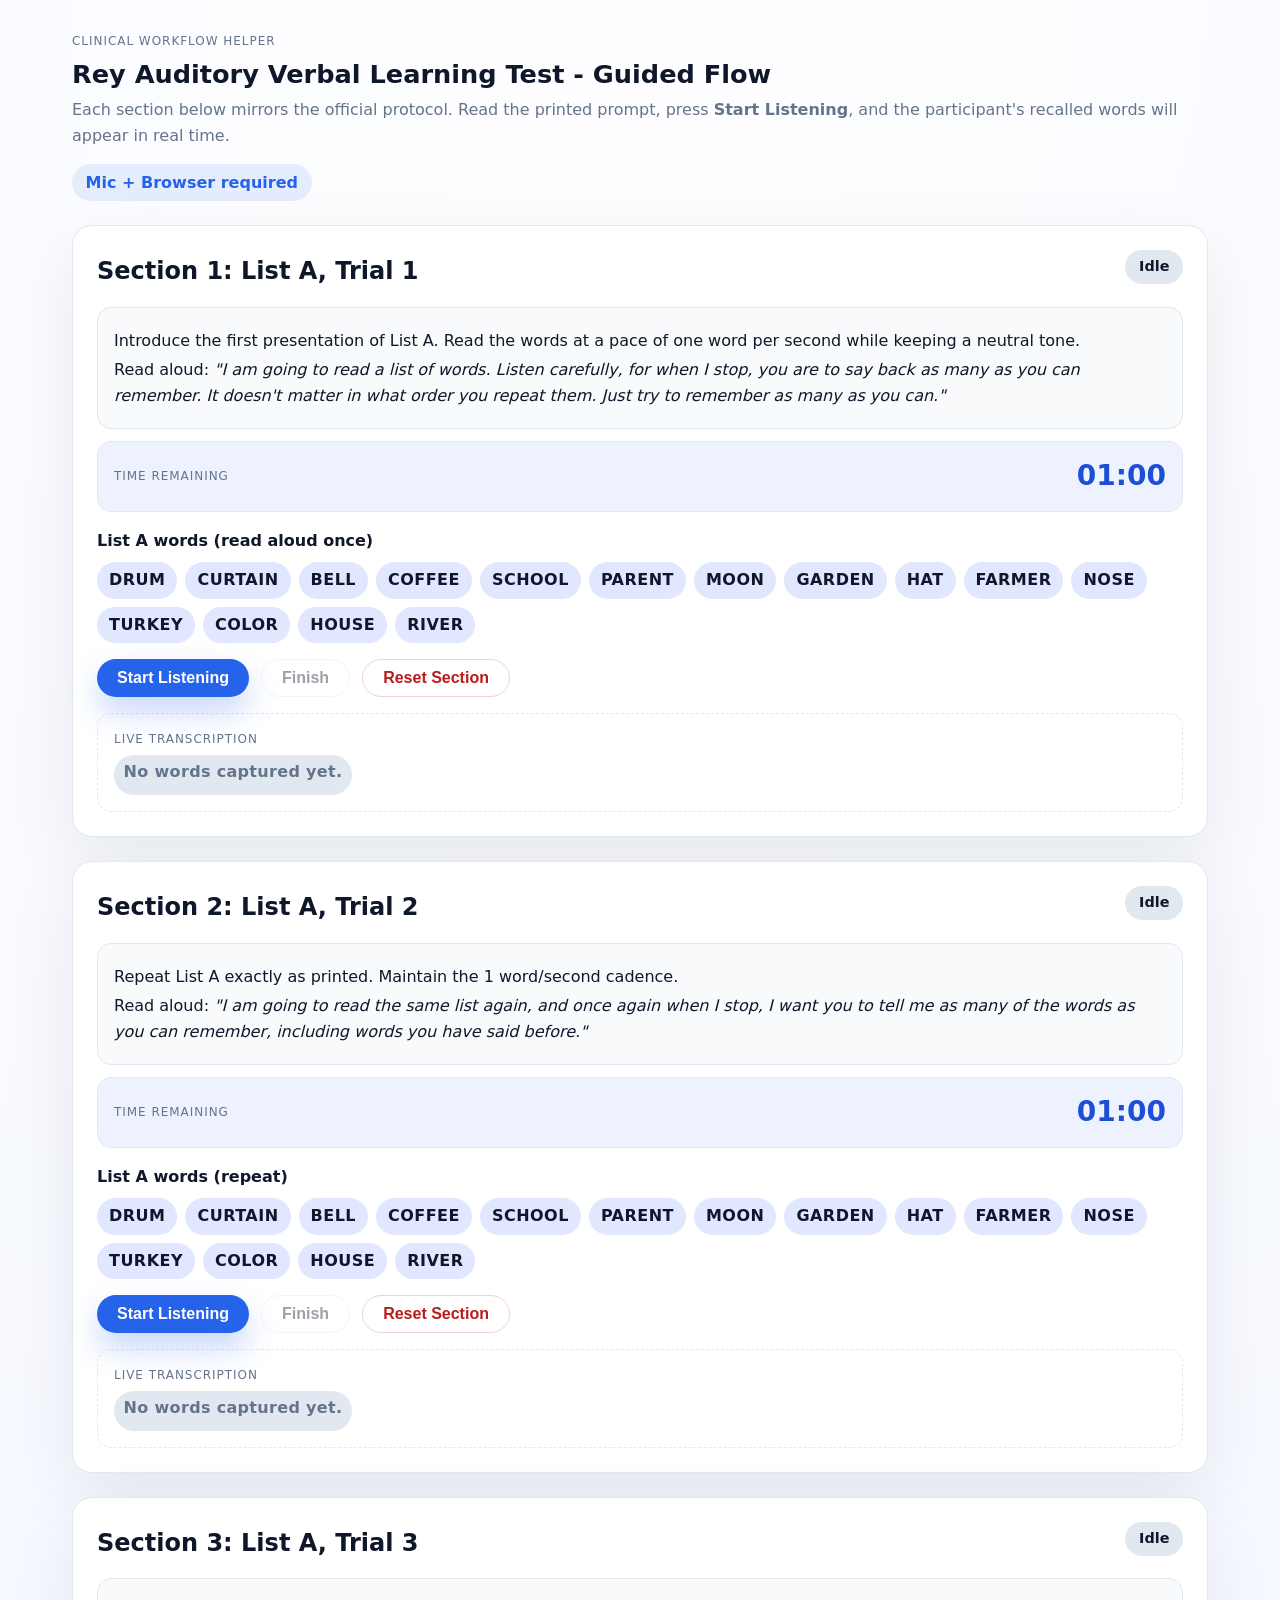
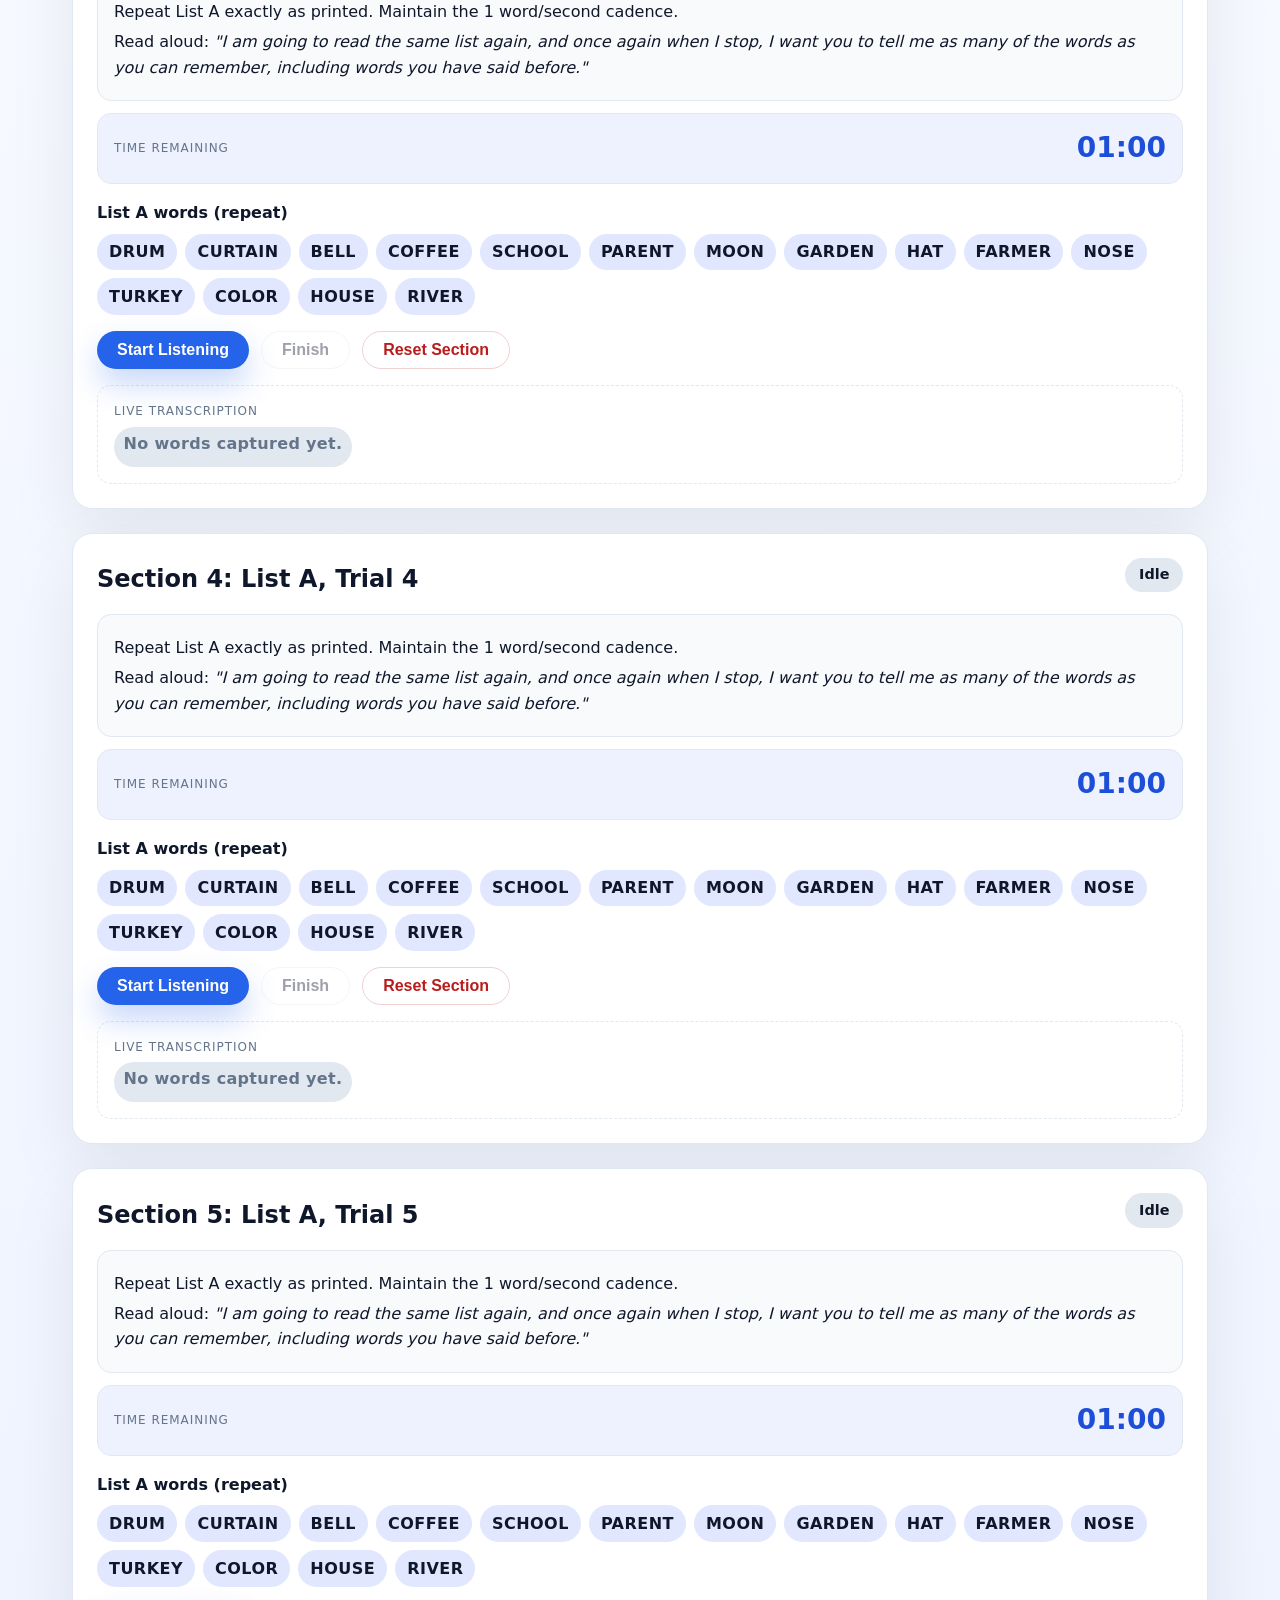
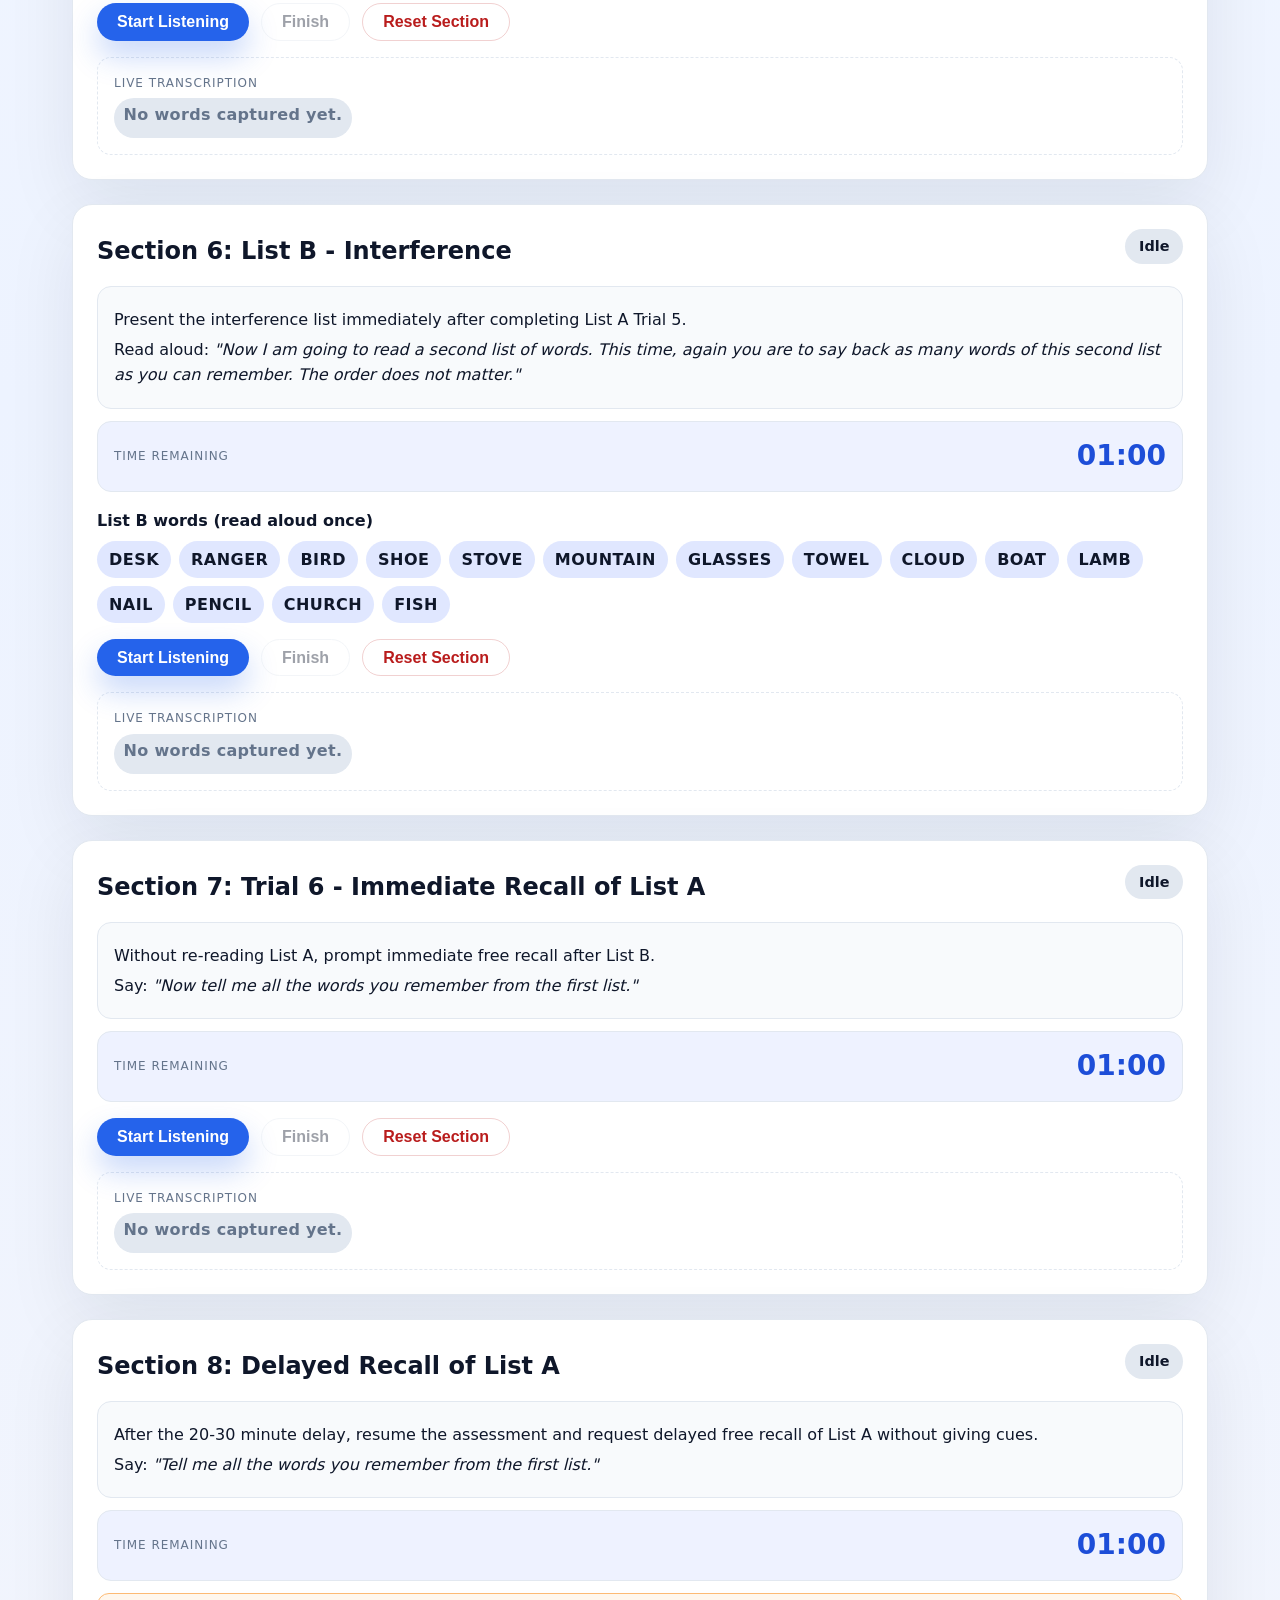
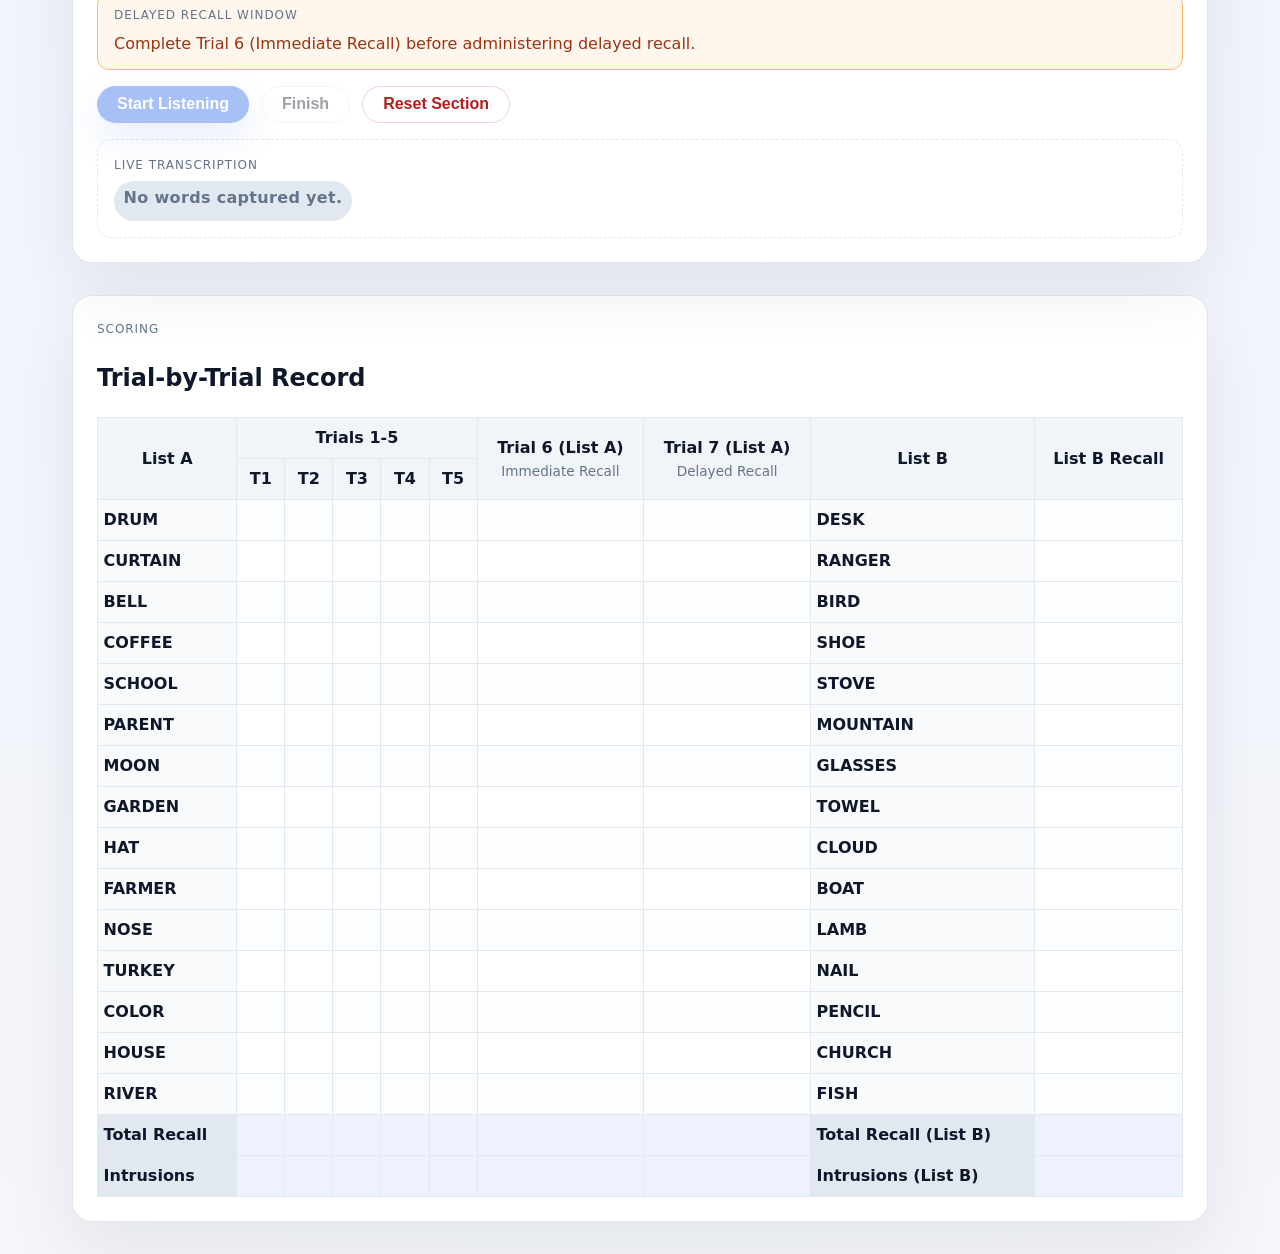
<file: index.html>
<!doctype html>
<html lang="en">
  <head>
    <meta charset="utf-8" />
    <meta name="viewport" content="width=device-width, initial-scale=1" />
    <title>Automated RAVLT Conductor</title>
    <link rel="stylesheet" href="styles.css" />
  </head>
  <body>
    <div class="app">
      <header>
        <div>
          <p class="eyebrow">Clinical workflow helper</p>
          <h1>Rey Auditory Verbal Learning Test - Guided Flow</h1>
          <p class="lede">Each section below mirrors the official protocol. Read the printed prompt, press <strong>Start Listening</strong>, and the participant's recalled words will appear in real time.</p>
        </div>
        <div class="meta">
          <span class="badge">Mic + Browser required</span>
        </div>
      </header>

      <div id="speech-warning" class="warning hidden">
        Your browser does not support the Web Speech API. The Start Listening buttons are disabled. Please use Chrome (desktop) for live capture.
      </div>

      <main id="stages" class="stage-grid"></main>

    <section class="stage-card scoring-panel" id="scoring-panel">
      <div class="panel-header">
        <div>
          <p class="eyebrow">Scoring</p>
          <h2>Trial-by-Trial Record</h2>
        </div>
      </div>
      <div class="scoring-table-wrapper">
        <table class="scoring-table">
          <thead>
            <tr>
              <th rowspan="2">List A</th>
              <th colspan="5">Trials 1-5</th>
              <th rowspan="2">Trial 6 (List A)<br /><span class="subhead">Immediate Recall</span></th>
              <th rowspan="2">Trial 7 (List A)<br /><span class="subhead">Delayed Recall</span></th>
              <th rowspan="2">List B</th>
              <th rowspan="2">List B Recall</th>
            </tr>
            <tr>
              <th>T1</th>
              <th>T2</th>
              <th>T3</th>
              <th>T4</th>
              <th>T5</th>
            </tr>
          </thead>
          <tbody id="scoring-body"></tbody>
          <tfoot>
            <tr class="summary-row">
              <th>Total Recall</th>
              <td data-total-stage="A1"></td>
              <td data-total-stage="A2"></td>
              <td data-total-stage="A3"></td>
              <td data-total-stage="A4"></td>
              <td data-total-stage="A5"></td>
              <td data-total-stage="A6"></td>
              <td data-total-stage="A7"></td>
              <th>Total Recall (List B)</th>
              <td data-total-stage="B1"></td>
            </tr>
            <tr class="summary-row">
              <th>Intrusions</th>
              <td data-intrusion-stage="A1"></td>
              <td data-intrusion-stage="A2"></td>
              <td data-intrusion-stage="A3"></td>
              <td data-intrusion-stage="A4"></td>
              <td data-intrusion-stage="A5"></td>
              <td data-intrusion-stage="A6"></td>
              <td data-intrusion-stage="A7"></td>
              <th>Intrusions (List B)</th>
              <td data-intrusion-stage="B1"></td>
            </tr>
          </tfoot>
        </table>
      </div>
    </section>

    </div>

    <template id="stage-template">
      <section class="stage-card">
        <div class="stage-header">
          <div>
            <h2 class="stage-title"></h2>
          </div>
          <span class="status-badge">Idle</span>
        </div>

        <div class="instructions">
          <p class="overview"></p>
          <p class="prompt"></p>
        </div>

        <div class="timer-block">
          <p class="eyebrow">Time remaining</p>
          <span class="countdown">01:00</span>
        </div>

        <div class="delay-note hidden">
          <p class="eyebrow">Delayed recall window</p>
          <p class="note-text"></p>
        </div>

        <div class="word-bank hidden">
          <p class="word-bank-title"></p>
          <ul class="word-list"></ul>
        </div>

        <div class="controls">
          <button class="primary" data-action="start">Start Listening</button>
          <button class="ghost" data-action="finish">Finish</button>
          <button class="ghost danger" data-action="reset">Reset Section</button>
        </div>

        <div class="live-area" aria-live="polite">
          <p class="eyebrow">Live transcription</p>
          <div class="live-words"></div>
        </div>

        <div class="results hidden">
          <p class="eyebrow">Scored responses</p>
          <table>
            <thead>
              <tr>
                <th>Word</th>
                <th>Classification</th>
                <th>Recall order</th>
              </tr>
            </thead>
            <tbody></tbody>
          </table>
        </div>
      </section>
    </template>

    <script type="module" src="app.js"></script>
  </body>
</html>
</file>
<file: styles.css>
:root {
  font-family: "Inter", "Segoe UI", system-ui, -apple-system, BlinkMacSystemFont, sans-serif;
  color: #0f172a;
  background-color: #f5f6fb;
  line-height: 1.6;
  font-weight: 400;
  color-scheme: light;
  --panel: #ffffff;
  --border: #e2e8f0;
  --muted: #64748b;
  --accent: #2563eb;
  --accent-soft: rgba(37, 99, 235, 0.1);
  --danger: #b91c1c;
  --chip: #e0e7ff;
}

* {
  box-sizing: border-box;
}

body {
  margin: 0;
  min-height: 100vh;
  background: radial-gradient(circle at top, #fefeff 0%, #edf3ff 60%, #f5f6fb 100%);
}

.app {
  padding: clamp(1.5rem, 2.5vw, 3rem);
  max-width: 1200px;
  margin: 0 auto;
}

header {
  display: flex;
  justify-content: space-between;
  gap: 1rem;
  flex-wrap: wrap;
  margin-bottom: 1.5rem;
}

header h1 {
  margin: 0.15rem 0;
  font-size: clamp(1.5rem, 2vw, 2.25rem);
}

.lede {
  margin: 0;
  color: var(--muted);
}

.meta {
  display: flex;
  align-items: flex-start;
}

.eyebrow {
  text-transform: uppercase;
  font-size: 0.75rem;
  letter-spacing: 0.08em;
  margin: 0;
  color: var(--muted);
}

.badge {
  background: var(--accent-soft);
  color: var(--accent);
  padding: 0.35rem 0.85rem;
  border-radius: 999px;
  font-weight: 600;
}

.warning {
  border: 1px solid #fed7aa;
  background: #fff7ed;
  color: #9a3412;
  padding: 0.75rem 1rem;
  border-radius: 12px;
  margin-bottom: 1.5rem;
}

.hidden {
  display: none !important;
}

.stage-grid {
  display: flex;
  flex-direction: column;
  gap: 1.5rem;
}

.stage-card {
  background: var(--panel);
  border-radius: 20px;
  border: 1px solid var(--border);
  padding: 1.5rem;
  box-shadow: 0 25px 70px rgba(15, 23, 42, 0.08);
}

.stage-header {
  display: flex;
  justify-content: space-between;
  flex-wrap: wrap;
  gap: 0.75rem;
  margin-bottom: 1rem;
}

.stage-title {
  margin: 0.15rem 0 0;
}

.status-badge {
  align-self: flex-start;
  padding: 0.35rem 0.85rem;
  border-radius: 999px;
  font-weight: 600;
  font-size: 0.9rem;
  background: #e2e8f0;
  color: #0f172a;
}

.status-badge.listening {
  background: #dbeafe;
  color: var(--accent);
}

.status-badge.completed {
  background: #dcfce7;
  color: #15803d;
}

.status-badge.finishing {
  background: #fef3c7;
  color: #a16207;
}

.instructions {
  background: #f8fafc;
  border-radius: 14px;
  padding: 1rem;
  border: 1px solid var(--border);
}

.instructions p {
  margin: 0.25rem 0;
}

.instructions strong {
  color: #0f172a;
}

.timer-block {
  display: flex;
  justify-content: space-between;
  align-items: center;
  padding: 0.75rem 1rem;
  border: 1px solid var(--border);
  border-radius: 14px;
  background: #eef2ff;
  margin-top: 0.75rem;
}

.timer-block .countdown {
  font-size: 1.75rem;
  font-weight: 700;
  color: #1d4ed8;
}

.delay-note {
  background: #fff7ed;
  border: 1px solid #fdba74;
  border-radius: 12px;
  padding: 0.75rem 1rem;
  margin-top: 0.75rem;
  color: #9a3412;
}

.delay-note .note-text {
  margin: 0.35rem 0 0;
}

.word-bank {
  margin-top: 1rem;
}

.word-bank-title {
  margin: 0 0 0.5rem;
  font-weight: 600;
}

.word-list {
  list-style: none;
  margin: 0;
  padding: 0;
  display: flex;
  flex-wrap: wrap;
  gap: 0.5rem;
}

.word-list li {
  padding: 0.35rem 0.75rem;
  border-radius: 999px;
  background: var(--chip);
  font-weight: 600;
  letter-spacing: 0.03em;
}

.controls {
  display: flex;
  gap: 0.75rem;
  flex-wrap: wrap;
  margin: 1rem 0;
}

.muted {
  color: var(--muted);
}

button {
  border: none;
  border-radius: 999px;
  padding: 0.55rem 1.25rem;
  font-size: 1rem;
  font-weight: 600;
  cursor: pointer;
  transition: transform 0.15s ease, box-shadow 0.15s ease;
}

button:disabled {
  opacity: 0.4;
  cursor: not-allowed;
}

button.primary {
  background: var(--accent);
  color: #fff;
  box-shadow: 0 15px 30px rgba(37, 99, 235, 0.25);
}

button.ghost {
  background: transparent;
  border: 1px solid var(--border);
  color: #0f172a;
}

button.danger {
  border-color: rgba(185, 28, 28, 0.2);
  color: var(--danger);
}

button:active {
  transform: scale(0.98);
}

.live-area {
  border: 1px dashed var(--border);
  border-radius: 14px;
  padding: 1rem;
}

.live-words {
  min-height: 40px;
  display: flex;
  flex-wrap: wrap;
  gap: 0.4rem;
  color: var(--muted);
  margin-top: 0.35rem;
}

.scoring-panel {
  margin-top: 2rem;
}

.scoring-table-wrapper {
  overflow-x: auto;
}

.scoring-table {
  width: 100%;
  border-collapse: collapse;
  min-width: 720px;
}

.scoring-table th,
.scoring-table td {
  border: 1px solid var(--border);
  padding: 0.45rem 0.35rem;
  text-align: center;
  font-variant-numeric: tabular-nums;
}

.scoring-table thead th {
  background: #f1f5f9;
  font-weight: 600;
}

.scoring-table thead .subhead {
  display: block;
  font-weight: 500;
  font-size: 0.85rem;
  color: var(--muted);
}

.scoring-table tbody th {
  text-align: left;
  background: #f8fafc;
  font-weight: 600;
}

.scoring-table tbody td {
  min-width: 2.5rem;
}

.scoring-table tbody tr:nth-child(odd) {
  background: #fbfdff;
}

.scoring-table .summary-row th {
  text-align: left;
  background: #e2e8f0;
  font-weight: 600;
}

.scoring-table .summary-row td {
  background: #eef2ff;
  font-weight: 600;
}

.live-words span {
  background: #e2e8f0;
  padding: 0.25rem 0.6rem;
  border-radius: 999px;
  font-weight: 600;
  letter-spacing: 0.02em;
}

.results {
  margin-top: 1.25rem;
}

.results table {
  width: 100%;
  border-collapse: collapse;
}

th,
td {
  text-align: left;
  padding: 0.45rem 0.25rem;
  border-bottom: 1px solid var(--border);
}

.classification-tag {
  font-weight: 600;
  padding: 0.15rem 0.6rem;
  border-radius: 999px;
  display: inline-flex;
  align-items: center;
  justify-content: center;
  font-size: 0.9rem;
}

.classification-tag.correct {
  background: #dcfce7;
  color: #15803d;
}

.classification-tag.repeat {
  background: #fef3c7;
  color: #a16207;
}

.classification-tag.other-list {
  background: #fee2e2;
  color: #b91c1c;
}

.classification-tag.intrusion {
  background: #ffe4e6;
  color: #be123c;
}

.empty-row {
  color: var(--muted);
}

@media (max-width: 720px) {
  .stage-card {
    padding: 1.25rem;
  }

  button {
    width: 100%;
    text-align: center;
  }

  .controls {
    flex-direction: column;
  }
}
</file>
